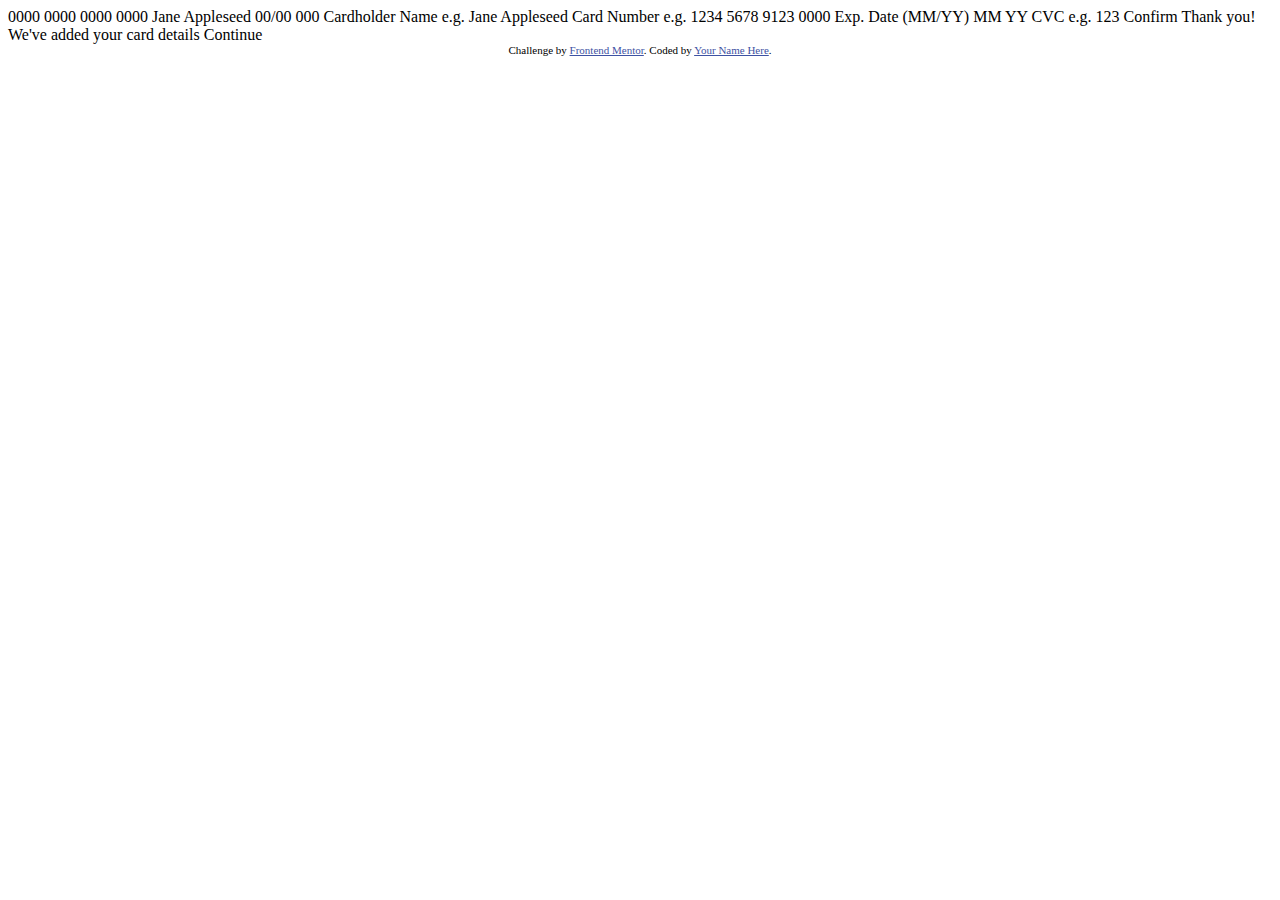
<file: cartao/interactive-card-details-form-main/index.html>
<!DOCTYPE html>
<html lang="en">
<head>
  <meta charset="UTF-8">
  <meta name="viewport" content="width=device-width, initial-scale=1.0"> <!-- displays site properly based on user's device -->

  <link rel="icon" type="image/png" sizes="32x32" href="./images/favicon-32x32.png">
  
  <title>Frontend Mentor | Interactive card details form</title>

  <!-- Feel free to remove these styles or customise in your own stylesheet 👍 -->
  <style>
    .attribution { font-size: 11px; text-align: center; }
    .attribution a { color: hsl(228, 45%, 44%); }
  </style>
</head>
<body>

  0000 0000 0000 0000
  Jane Appleseed
  00/00

  000

  Cardholder Name
  e.g. Jane Appleseed

  Card Number
  e.g. 1234 5678 9123 0000

  Exp. Date (MM/YY)
  MM
  YY

  CVC
  e.g. 123

  Confirm

  <!-- Completed state start -->

  Thank you!
  We've added your card details
  Continue
  
  <div class="attribution">
    Challenge by <a href="https://www.frontendmentor.io?ref=challenge" target="_blank">Frontend Mentor</a>. 
    Coded by <a href="#">Your Name Here</a>.
  </div>
</body>
</html>
</file>
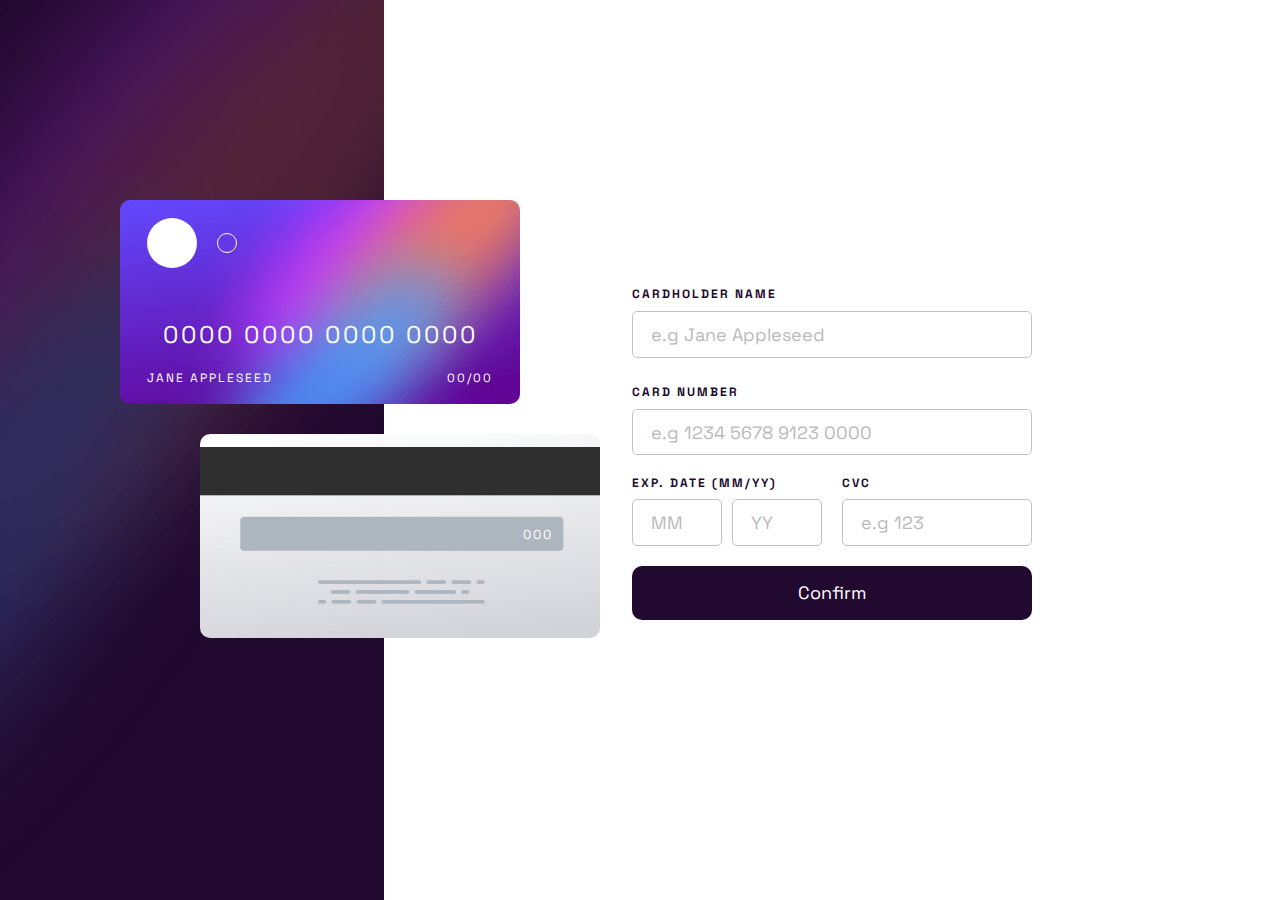
<file: cartao/Minha Solução/index.html>
<!DOCTYPE html>
<html lang="en">

<head>
    <meta charset="UTF-8">
    <meta name="viewport" content="width=device-width, initial-scale=1.0">
    <title>Document</title>
    <link rel="stylesheet" href="css/styles.css">
    <link rel="preconnect" href="https://fonts.googleapis.com">
    <link rel="preconnect" href="https://fonts.gstatic.com" crossorigin>
    <link href="https://fonts.googleapis.com/css2?family=Space+Grotesk:wght@500&display=swap" rel="stylesheet">
    <script src="js/main.js" defer></script>
</head>

<body>
    <div class="container">
        <div class="left-side">
            <div class="front-card">
                <div class="circles">
                    <div class="circle-1"></div>
                    <div class="circle-2"></div>
                </div>
                <p id="dinamic-card-number">0000 0000 0000 0000</p>
                <div class="dinamic-card-infos">
                    <p id="dinamic-name">JANE APPLESEED</p>
                    <p id="dinamic-date">00/00</p>
                </div>
            </div>
            <div class="back-card">
                <p id="dinamic-cvc">000</p>
            </div>
        </div>
        <div class="right-side">
            <div class="form-container">
                <form id="form">
                    <div class="form-infos">
                        <label for="card-name">CARDHOLDER NAME</label>
                        <input type="text" name="card-name" id="card-name" placeholder="e.g Jane Appleseed"
                            maxlength="25" oninput="frontCardNameDisplay(this)">
                    </div>
                    <div class="form-infos">
                        <label for="card-number">CARD NUMBER</label>
                        <input type="text" name="card-number" id="card-number" oninput="cardNumberValidate(this)"
                            maxlength="19" placeholder="e.g 1234 5678 9123 0000">
                        <span class="span-required">Wrong format, numbers only</span>
                    </div>
                    <div class="date-cvc-container">
                        <div class="exp-date-info">
                            <label for="exp-date">EXP. DATE (MM/YY)</label>
                            <div class="date">
                                <input type="number" name="month" id="month" placeholder="MM" maxlength="2"
                                    oninput="expDateValidate(this)">
                                <input type="number" name="year" id="year" placeholder="YY" maxlength="4"
                                    oninput="expDateValidate(this)">
                            </div>
                            <span class="span-required">Can't be blank</span>
                        </div>
                        <div class="cvc-info">
                            <label for="cvc">CVC</label>
                            <input type="number" name="cvc" id="cvc" placeholder="e.g 123" maxlength="3"
                                oninput="cvcValidate(this)">
                            <span class="span-required">Can't be blank</span>
                        </div>
                    </div>
                    <button id="confirm-btn" type="submit">Confirm</button>

                </form>
            </div>
            <div class="thanks hide">
                <div class="thanks-img"></div>
                <h1>THANK YOU!</h1>
                <p>We've added your card details</p>
                <button id="continue-btn">Continue</button>
            </div>
        </div>
    </div>
</body>

</html>
</file>
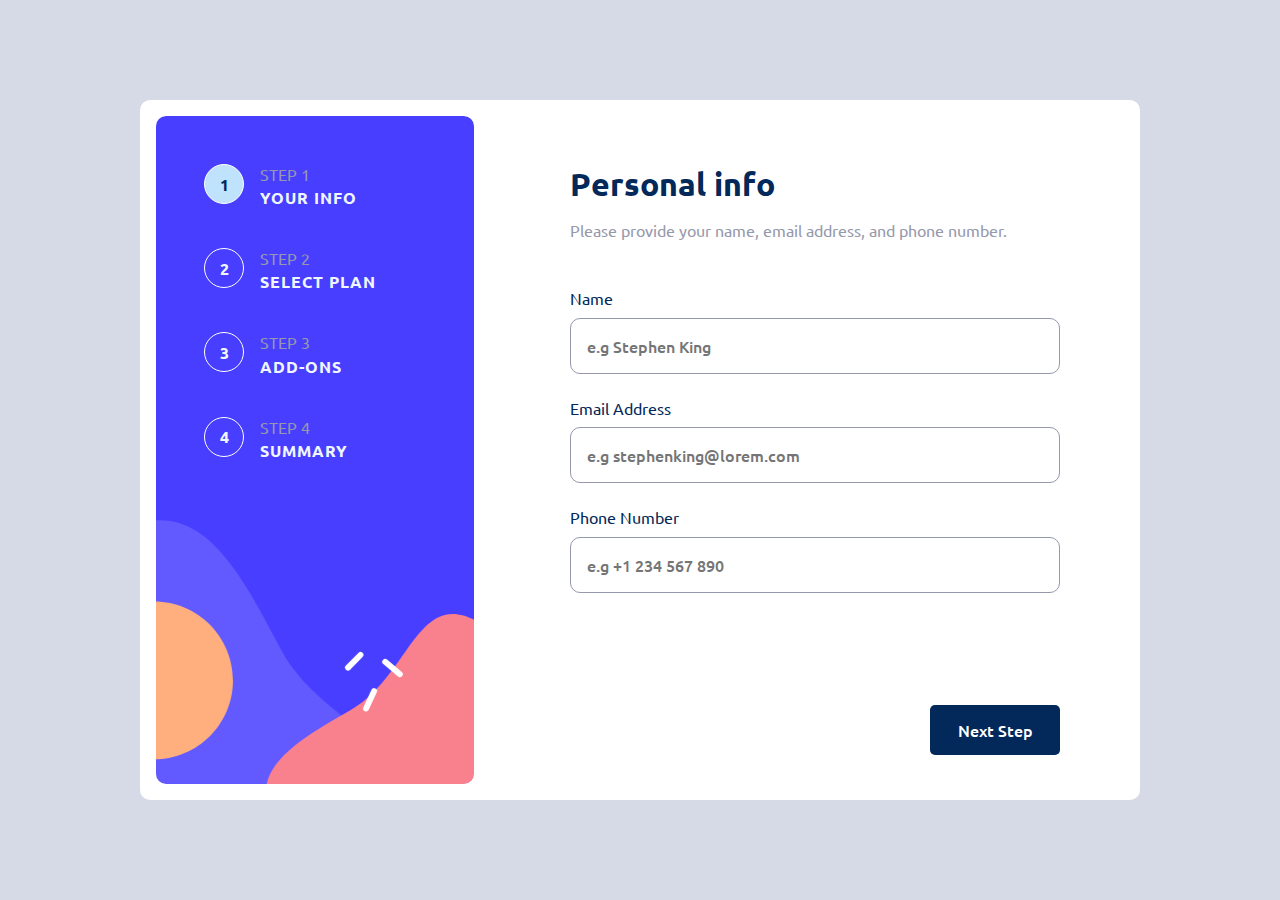
<file: form-avançado/Minha Solução/index.html>
<!DOCTYPE html>
<html lang="en">

<head>
    <meta charset="UTF-8">
    <meta name="viewport" content="width=device-width, initial-scale=1.0">
    <title>Document</title>
    <link rel="stylesheet" href="css/styles.css">
    <link rel="preconnect" href="https://fonts.googleapis.com">
    <link rel="preconnect" href="https://fonts.gstatic.com" crossorigin>
    <link href="https://fonts.googleapis.com/css2?family=Ubuntu:wght@400;500;700&display=swap" rel="stylesheet">
    <script src="js/main.js" defer></script>
</head>

<body>
    <div class="container">
        <div class="left-side">
            <div class="steps-container">
                <div class="steps">
                    <div class="step-number current-step">1</div>
                    <div class="step-infos">
                        <p>STEP 1</p>
                        <h4>YOUR INFO</h4>
                    </div>
                </div>
                <div class="steps">
                    <div class="step-number">2</div>
                    <div class="step-infos">
                        <p>STEP 2</p>
                        <h4>SELECT PLAN</h4>
                    </div>
                </div>
                <div class="steps">
                    <div class="step-number">3</div>
                    <div class="step-infos">
                        <p>STEP 3</p>
                        <h4>ADD-ONS</h4>
                    </div>
                </div>
                <div class="steps">
                    <div class="step-number">4</div>
                    <div class="step-infos">
                        <p>STEP 4</p>
                        <h4>SUMMARY</h4>
                    </div>
                </div>
            </div>
        </div>
        <div class="right-side">
            <div class="your-info-container containers">
                <h1>Personal info</h1>
                <p>Please provide your name, email address, and phone number.</p>
                <form>
                    <div class="input-container">
                        <label for="">Name
                            <span class="span-error hide">This field is required</span></label>
                        <input class="personal-input" type="text" placeholder="e.g Stephen King" maxlength="30">
                    </div>

                    <div class="input-container">
                        <label for="">Email Address <span class="span-error hide">This field is required</span></label>
                        <input class="personal-input" type="text" placeholder="e.g stephenking@lorem.com"
                            maxlength="30">
                    </div>

                    <div class="input-container">
                        <label for="">Phone Number <span class="span-error hide">This field is required</span></label>
                        <input class="personal-input" type="text" placeholder="e.g +1 234 567 890" maxlength="15">
                    </div>

                </form>
                <div class="button-container">
                    <button class="next-step">Next Step</button>
                </div>
            </div>
            <div class="select-plan-container hide containers">
                <h1>Select your plan</h1>
                <p>You have the option of monthly or yearly biling.</p>
                <div class="options-container">
                    <div class="option">
                        <div id="arcade-img"></div>
                        <h3>Arcade</h3>
                        <p class="option-price">$9/mo</p>
                    </div>
                    <div class="option">
                        <div id="advanced-img"></div>
                        <h3>Advanced</h3>
                        <p class="option-price">$12/mo</p>
                    </div>
                    <div class="option">
                        <div id="pro-img"></div>
                        <h3>Pro</h3>
                        <p class="option-price">$15/mo</p>
                    </div>
                </div>
                <div class="switcher-container">
                    <p class="month date-selected">Monthly</p>
                    <label class="switch">
                        <input class="switcher" type="checkbox">
                        <span class="slider round"></span>
                    </label>
                    <p class="year">Yearly</p>
                </div>
                <div class="button-container2">
                    <button class="go-back-btn">Go Back</button>
                    <button class="next-step">Next Step</button>
                </div>
            </div>
            <div class="add-ons-container hide containers">
                <h1>Pick add-ons</h1>
                <p>Add-ons help enhance your gaming experience</p>
                <div class="options-add-ons-container">
                    <div class="option2">
                        <input class="addon-checkbox" type="checkbox">
                        <div class="add-ons-infos">
                            <h3>Online service</h3>
                            <p>Access to multiplayer games</p>
                        </div>
                        <p class="addon-price">+$1/mo</p>
                    </div>
                    <div class="option2">
                        <input class="addon-checkbox" type="checkbox">
                        <div class="add-ons-infos">
                            <h3>Larger storage</h3>
                            <p>Extra 1TB of cloud save</p>
                        </div>
                        <p class="addon-price">+$2/mo</p>
                    </div>
                    <div class="option2">
                        <input class="addon-checkbox" type="checkbox">
                        <div class="add-ons-infos">
                            <h3>Customizable Profile</h3>
                            <p>Custom theme on your profile</p>
                        </div>
                        <p class="addon-price">+$2/mo</p>
                    </div>
                </div>
                <div class="button-container2">
                    <button class="go-back-btn">Go Back</button>
                    <button class="next-step">Next Step</button>
                </div>
            </div>
            <div class="summary-container hide containers">
                <h1>Finishing up</h1>
                <p>Double-check everything looks OK before confirming.</p>
                <div class="summary">
                    <div class="chosen-plan-container">
                        <div class="chosen-main-infos">
                            <h3 id="chosen-plan">Arcade(monthly)</h3>
                            <h3 id="chosen-plan-price">20</h3>
                        </div>
                        <hr>
                        <div class="chosen-infos hide">
                            <p></p>
                            <h4></h4>
                        </div>
                    </div>
                    <div class="total-price-container">
                        <p id="total-price-text">Total</p>
                        <h2 id="total-price">10</h2>
                    </div>
                </div>
                <div class="button-container2">
                    <button class="go-back-btn">Go Back</button>
                    <button class="confirm-btn">Confirm</button>
                </div>
            </div>
            <div class="final-container containers hide">
                <div class="img-thanks"></div>
                <h1>Thank you!</h1>
                <p>Thanks for confirming your subscription! We hope you have fun using our plataform. If you ever need
                    support, please feel free to email us at support@loremgaming.com.</p>
            </div>
        </div>
    </div>
</body>

</html>
</file>
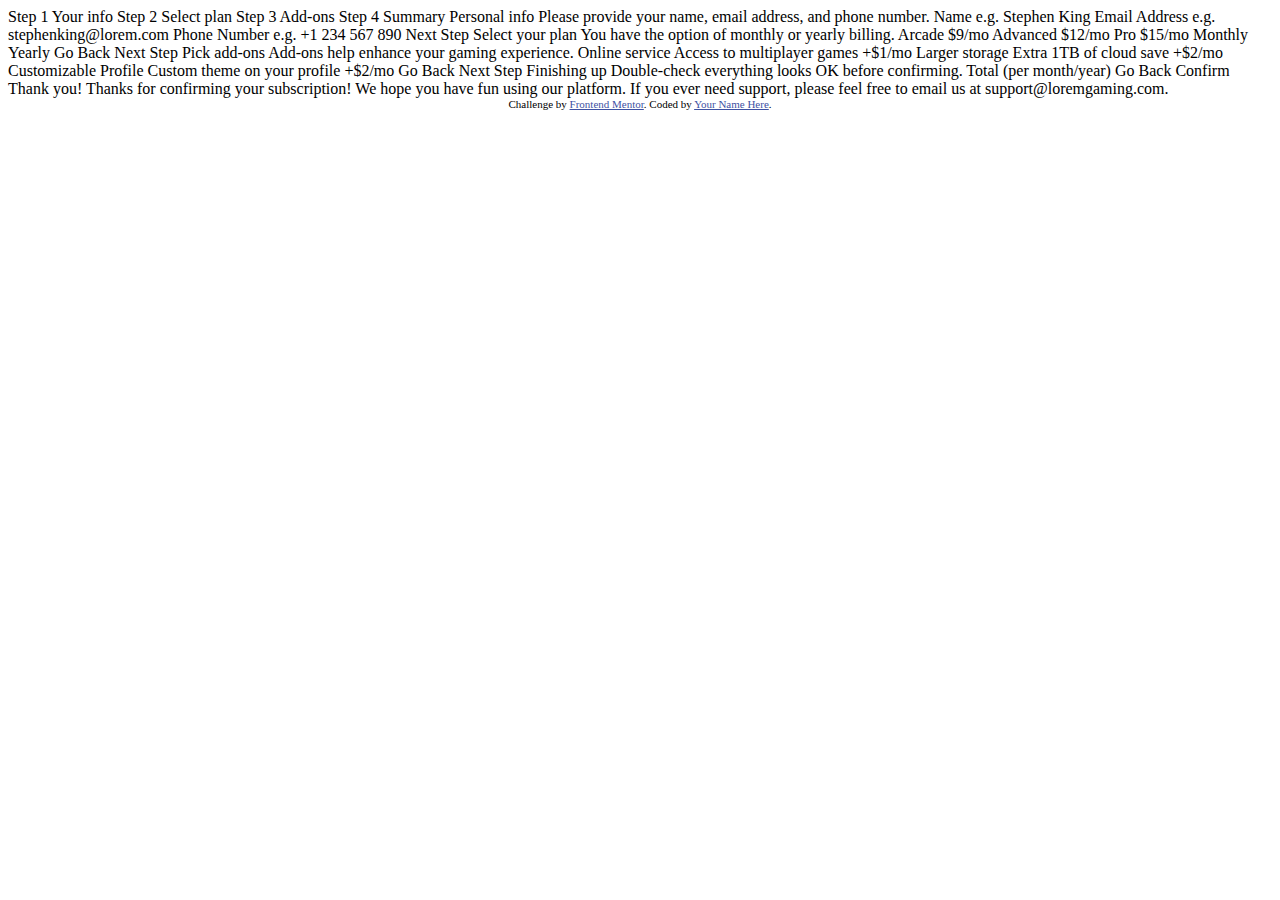
<file: form-avançado/multi-step-form-main/index.html>
<!DOCTYPE html>
<html lang="en">
<head>
  <meta charset="UTF-8">
  <meta name="viewport" content="width=device-width, initial-scale=1.0"> <!-- displays site properly based on user's device -->

  <link rel="icon" type="image/png" sizes="32x32" href="./assets/images/favicon-32x32.png">
  
  <title>Frontend Mentor | Multi-step form</title>

  <!-- Feel free to remove these styles or customise in your own stylesheet 👍 -->
  <style>
    .attribution { font-size: 11px; text-align: center; }
    .attribution a { color: hsl(228, 45%, 44%); }
  </style>
</head>
<body>

  <!-- Sidebar start -->

  Step 1
  Your info

  Step 2
  Select plan

  Step 3
  Add-ons

  Step 4
  Summary

  <!-- Sidebar end -->

  <!-- Step 1 start -->

  Personal info
  Please provide your name, email address, and phone number.

  Name
  e.g. Stephen King

  Email Address
  e.g. stephenking@lorem.com

  Phone Number
  e.g. +1 234 567 890

  Next Step

  <!-- Step 1 end -->

  <!-- Step 2 start -->

  Select your plan
  You have the option of monthly or yearly billing.

  Arcade
  $9/mo

  Advanced
  $12/mo

  Pro
  $15/mo

  Monthly
  Yearly

  Go Back
  Next Step

  <!-- Step 2 end -->

  <!-- Step 3 start -->

  Pick add-ons
  Add-ons help enhance your gaming experience.

  Online service
  Access to multiplayer games
  +$1/mo

  Larger storage
  Extra 1TB of cloud save
  +$2/mo

  Customizable Profile
  Custom theme on your profile
  +$2/mo

  Go Back
  Next Step

  <!-- Step 3 end -->

  <!-- Step 4 start -->

  Finishing up
  Double-check everything looks OK before confirming.

  <!-- Dynamically add subscription and add-on selections here -->

  Total (per month/year)

  Go Back
  Confirm

  <!-- Step 4 end -->

  <!-- Step 5 start -->

  Thank you!

  Thanks for confirming your subscription! We hope you have fun 
  using our platform. If you ever need support, please feel free 
  to email us at support@loremgaming.com.

  <!-- Step 5 end -->
  
  <div class="attribution">
    Challenge by <a href="https://www.frontendmentor.io?ref=challenge" target="_blank">Frontend Mentor</a>. 
    Coded by <a href="#">Your Name Here</a>.
  </div>
</body>
</html>
</file>
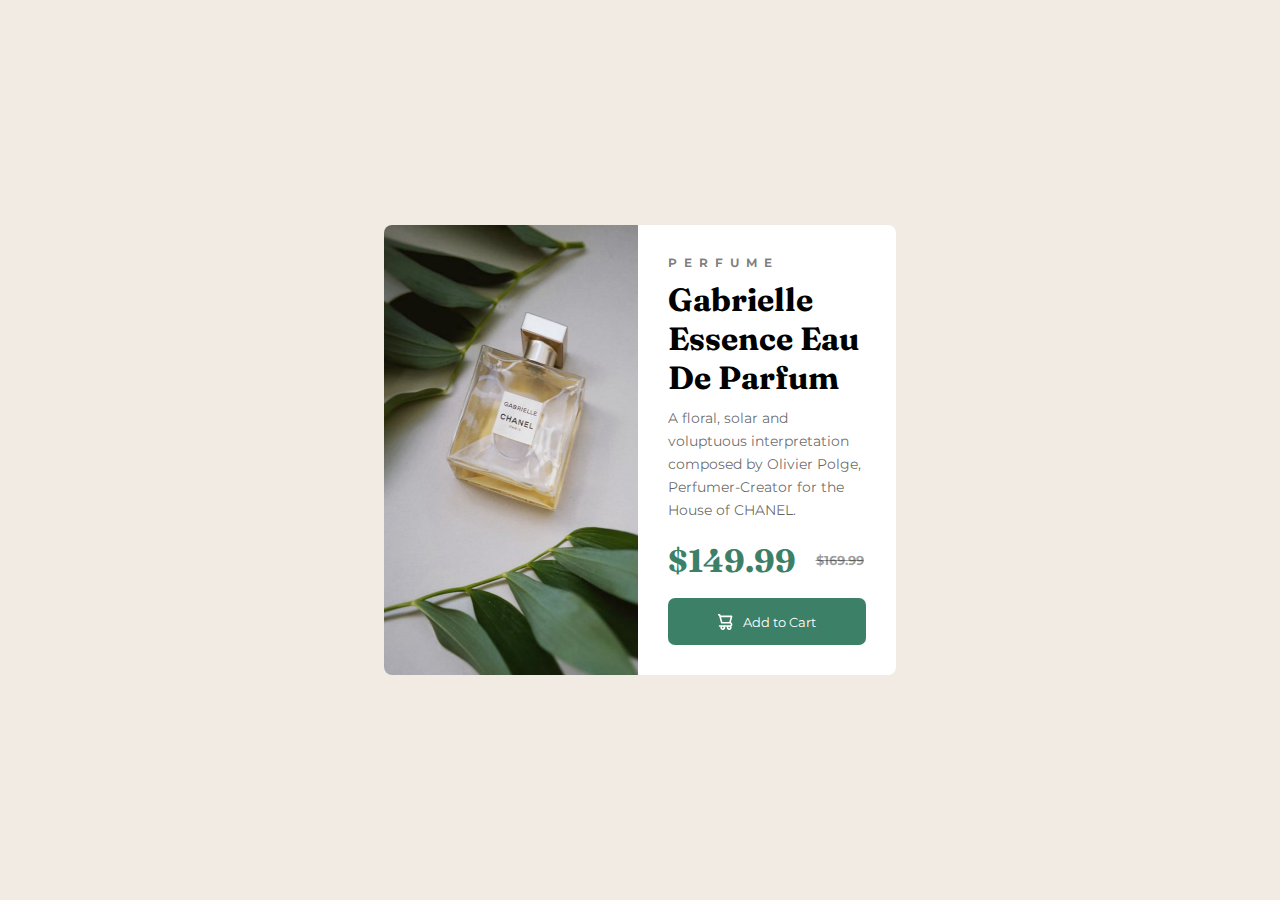
<file: Product preview card component/Minha Solução/index.html>
<!DOCTYPE html>
<html lang="en">
<head>
  <meta charset="UTF-8">
  <meta name="viewport" content="width=device-width, initial-scale=1.0"> <!-- displays site properly based on user's device -->

  <link rel="icon" type="image/png" sizes="32x32" href="./images/favicon-32x32.png">
  <link rel="stylesheet" href="css/style.css">
  <title>Frontend Mentor | Product preview card component</title>
  <link rel="shortcut icon" href="imgs/favicon-32x32.png" type="image/x-icon" />
</head>

<body>
<div class="container">
    <div class="card">
        <div class="left-card">
            <img src="imgs/image-product-desktop.jpg" alt="perfume">
        </div>
        <div class="right-card">
            <div class="text">
                <h3>PERFUME</h3>
                <h1>Gabrielle Essence Eau De Parfum</h1>
                <p>A floral, solar and voluptuous interpretation composed by Olivier Polge, 
                    Perfumer-Creator for the House of CHANEL.</p>
            </div>
            <div class="price">
                <h1>$149.99</h1>
                <h5>$169.99</h5>
            </div>
            <button class="btn">
                <img src="imgs/icon-cart.svg" alt="Cart">
                Add to Cart
            </button>
        </div>
    </div>
</div>

</body>
</html>
</file>
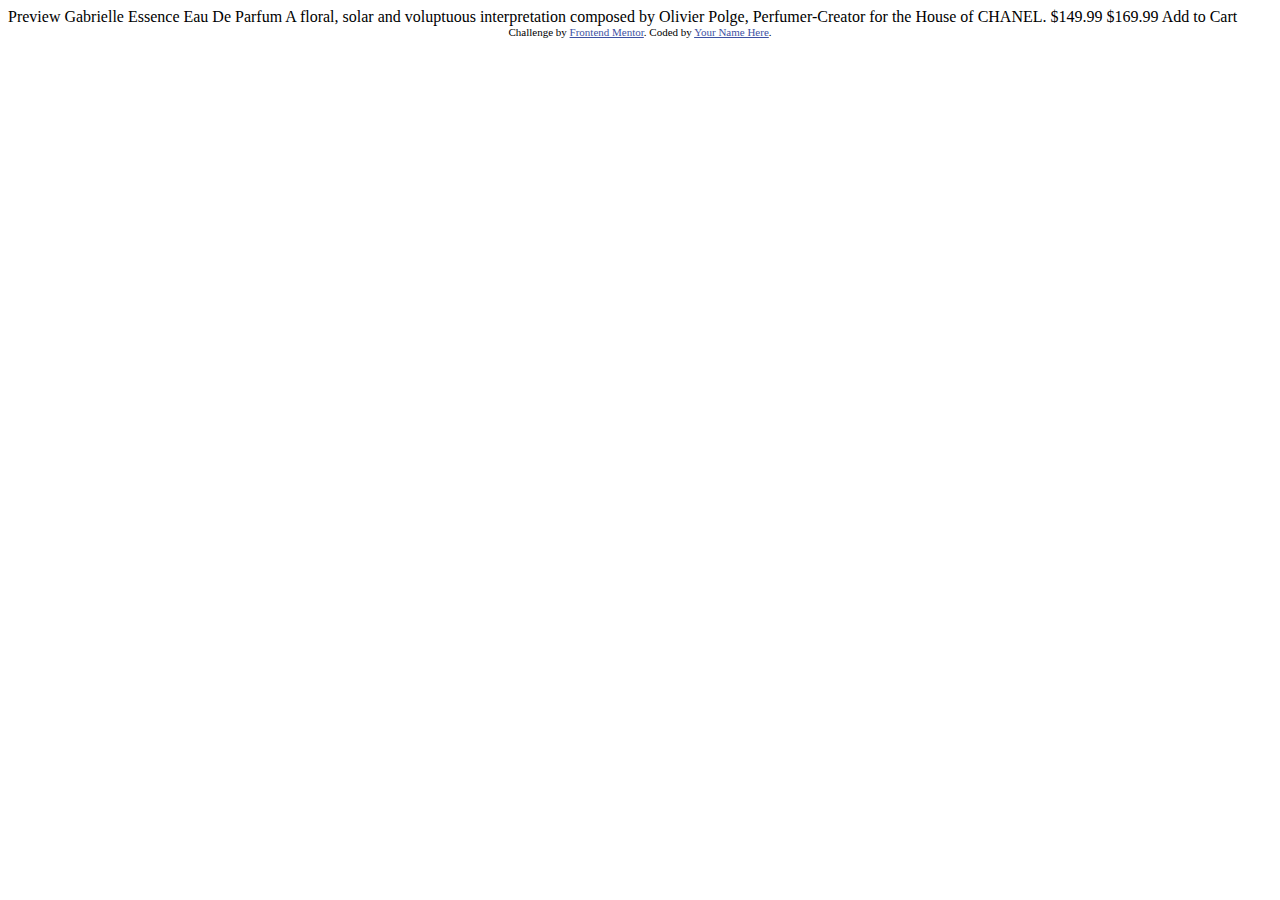
<file: Product preview card component/product-preview-card-component-main/index.html>
<!DOCTYPE html>
<html lang="en">
<head>
  <meta charset="UTF-8">
  <meta name="viewport" content="width=device-width, initial-scale=1.0"> <!-- displays site properly based on user's device -->

  <link rel="icon" type="image/png" sizes="32x32" href="./images/favicon-32x32.png">
  
  <title>Frontend Mentor | Product preview card component</title>

  <!-- Feel free to remove these styles or customise in your own stylesheet 👍 -->
  <style>
    .attribution { font-size: 11px; text-align: center; }
    .attribution a { color: hsl(228, 45%, 44%); }
  </style>
</head>
<body>

  Preview

  Gabrielle Essence Eau De Parfum

  A floral, solar and voluptuous interpretation composed by Olivier Polge, 
  Perfumer-Creator for the House of CHANEL.

  $149.99
  $169.99

  Add to Cart
  
  <div class="attribution">
    Challenge by <a href="https://www.frontendmentor.io?ref=challenge" target="_blank">Frontend Mentor</a>. 
    Coded by <a href="#">Your Name Here</a>.
  </div>
</body>
</html>
</file>
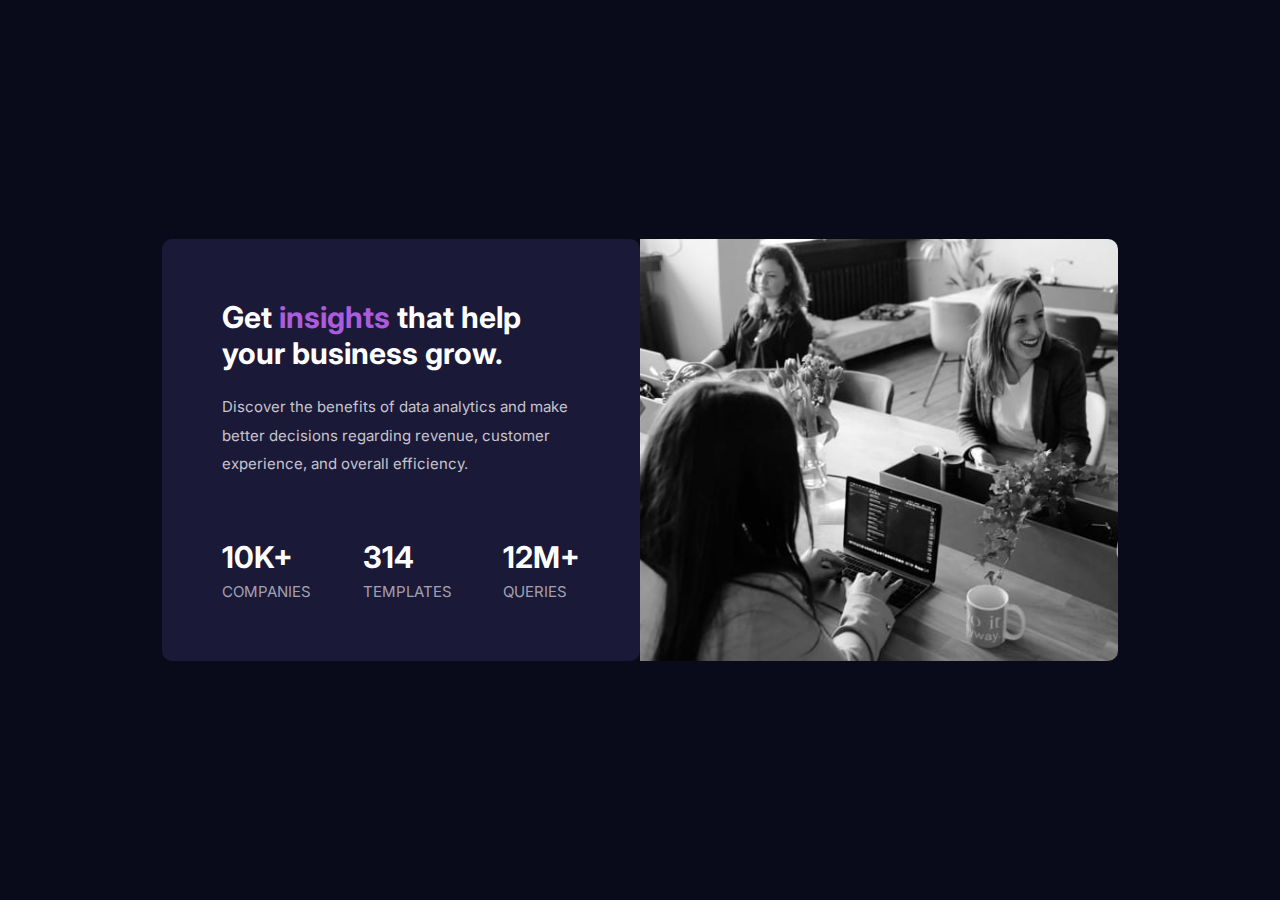
<file: stats preview card component main/Minha Solução/index.html>
<!DOCTYPE html>
<html lang="en">
<head>
    <meta charset="UTF-8">
    <meta name="viewport" content="width=device-width, initial-scale=1.0">
    <title>Document</title>
    <link rel="stylesheet" href="css/style.css">
</head>
<body>
    <div class="container">
        <div class="card">
            <section class="left-card">
                <h1>Get <span style="color: hsl(277, 64%, 61%);">insights</span> that help your business grow.</h1>
                <p>Discover the benefits of data analytics and make better decisions regarding revenue, customer 
                experience, and overall efficiency.</p>
                <div class="informations">
                    <div class="information-company">
                        <h1>10K+</h1>
                        <p>COMPANIES</p>
                    </div>
                    <div class="information-templates">
                        <h1>314</h1>
                        <p>TEMPLATES</p>
                    </div>
                    <div class="information-queries">
                        <h1>12M+</h1>
                        <p>QUERIES</p>
                    </div>
                </div>
            </section>
            <section class="right-card">
                <img src="imgs/image-header-desktop.jpg" alt="People">
            </section>
        </div>
    </div>
</body>
</html>
</file>
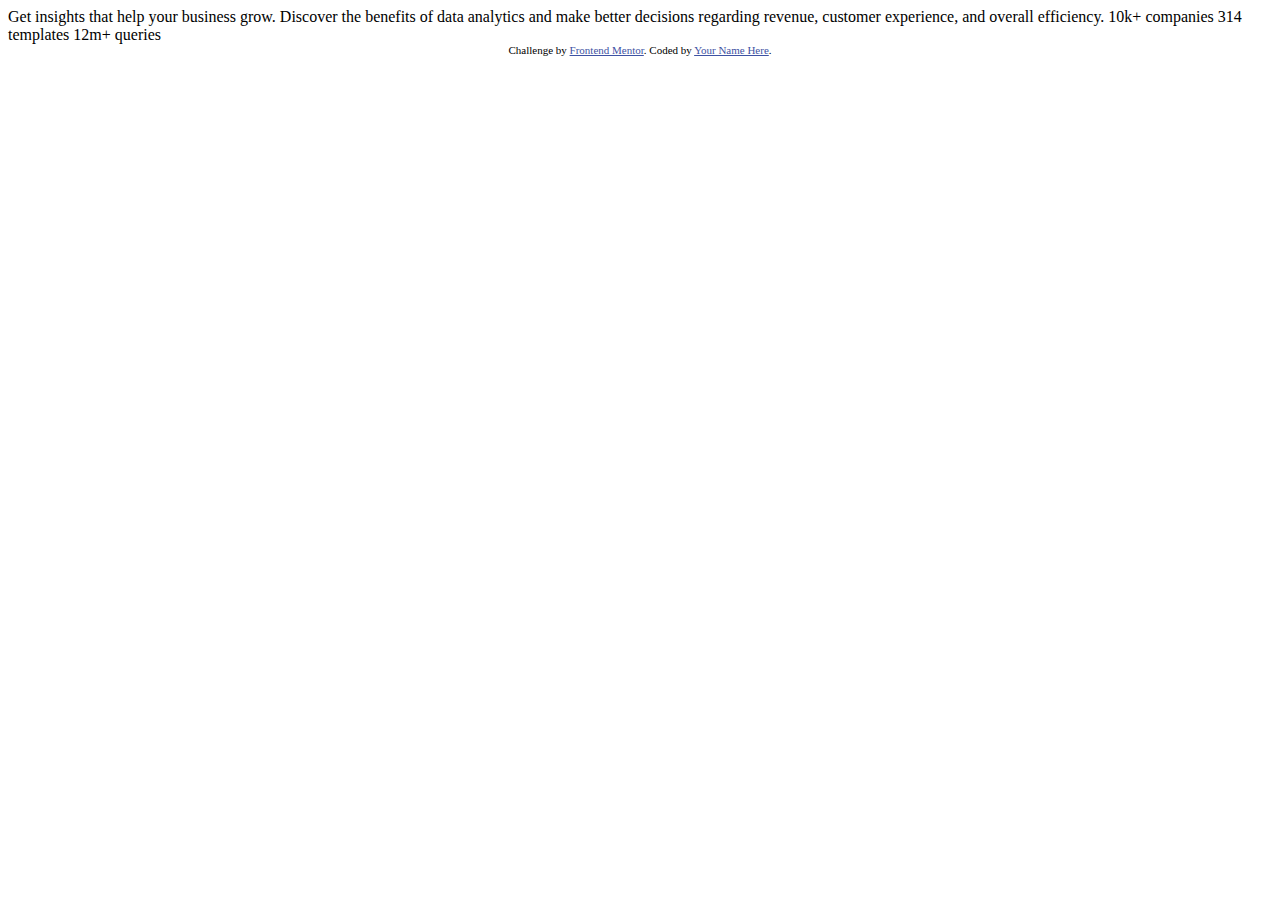
<file: stats preview card component main/stats-preview-card-component-main/index.html>
<!DOCTYPE html>
<html lang="en">
<head>
  <meta charset="UTF-8">
  <meta name="viewport" content="width=device-width, initial-scale=1.0"> <!-- displays site properly based on user's device -->

  <link rel="icon" type="image/png" sizes="32x32" href="./images/favicon-32x32.png">
  
  <title>Frontend Mentor | Stats preview card component</title>

  <!-- Feel free to remove these styles or customise in your own stylesheet 👍 -->
  <style>
    .attribution { font-size: 11px; text-align: center; }
    .attribution a { color: hsl(228, 45%, 44%); }
  </style>
</head>
<body>

  Get insights that help your business grow.

  Discover the benefits of data analytics and make better decisions regarding revenue, customer 
  experience, and overall efficiency.

  10k+ companies
  314 templates
  12m+ queries

  <div class="attribution">
    Challenge by <a href="https://www.frontendmentor.io?ref=challenge" target="_blank">Frontend Mentor</a>. 
    Coded by <a href="#">Your Name Here</a>.
  </div>
</body>
</html>
</file>
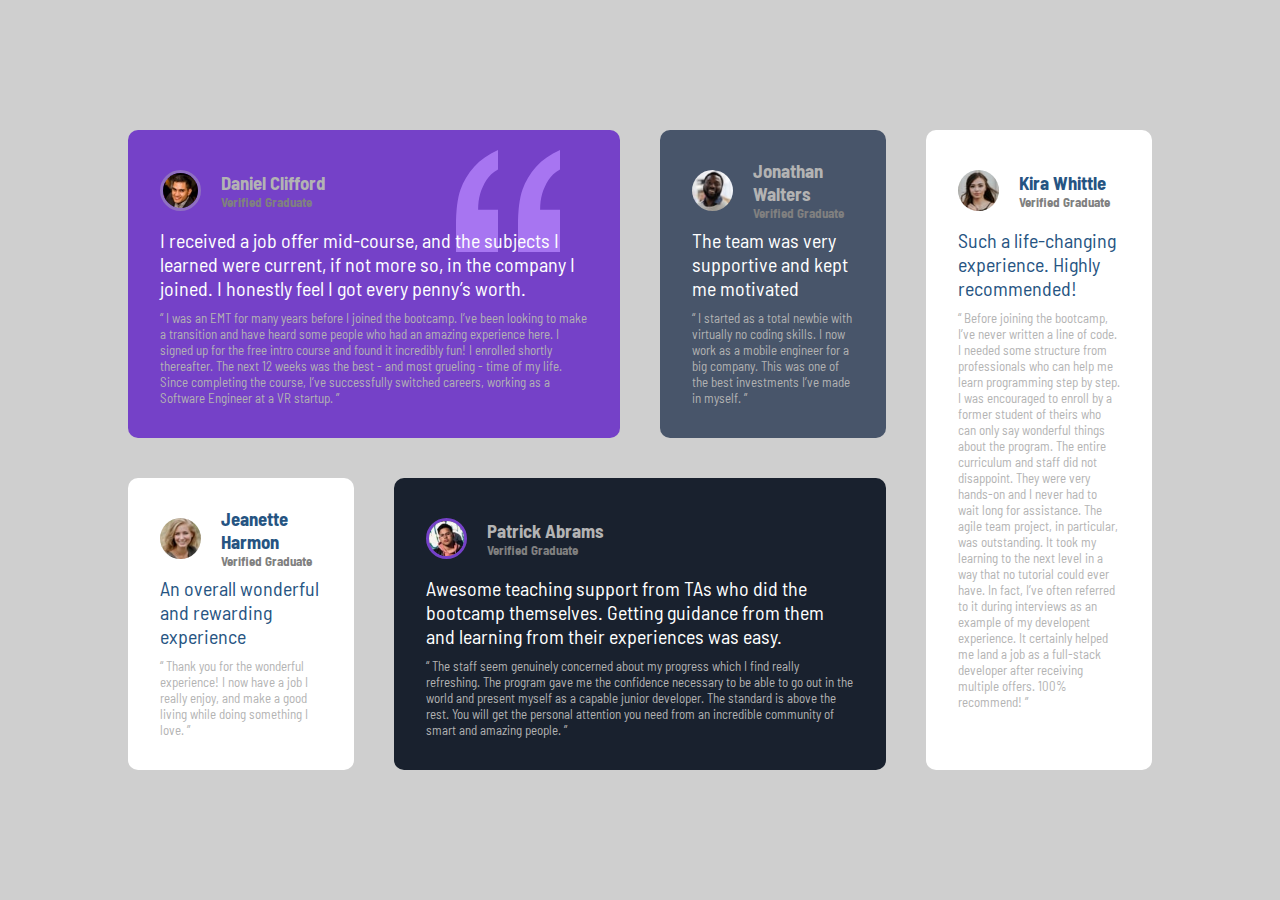
<file: testimonials grid section main/Minha Solução/index.html>
<!DOCTYPE html>
<html lang="en">
<head>
    <meta charset="UTF-8">
    <meta name="viewport" content="width=device-width, initial-scale=1.0">
    <title>Document</title>
    <link rel="stylesheet" href="css/style.css">
</head>
<body>
    <main class="container">
        <section class="card">
            <div id="card1">
                <img class="quote"src="imgs/bg-pattern-quotation.svg" alt="">
                <div class="user-information">
                    <img src="imgs/image-daniel.jpg" alt="">
                    <div class="text-information">
                        <h3>Daniel Clifford</h3>
                        <h5>Verified Graduate</h5>
                    </div>
                </div>
                <div class="body-message">
                    <p class="title">
                        I received a job offer mid-course, and the subjects I learned were current, if not more so, 
                        in the company I joined. I honestly feel I got every penny’s worth.
                    </p>
                    <p class="text">
                        “ I was an EMT for many years before I joined the bootcamp. I’ve been looking to make a 
                        transition and have heard some people who had an amazing experience here. I signed up 
                        for the free intro course and found it incredibly fun! I enrolled shortly thereafter. 
                        The next 12 weeks was the best - and most grueling - time of my life. Since completing 
                        the course, I’ve successfully switched careers, working as a Software Engineer at a VR startup. ”
                    </p>
                </div>
            </div>
            <div id="card2">
                <div class="user-information">
                    <img src="imgs/image-jonathan.jpg" alt="">
                    <div class="text-information">
                        <h3>Jonathan Walters</h3>
                        <h5>Verified Graduate</h5>
                    </div>
                </div>
                <div class="body-message">
                    <p class="title">
                        The team was very supportive and kept me motivated
                    </p>
                    <p class="text">
                        “ I started as a total newbie with virtually no coding skills. I now work as a mobile engineer 
                        for a big company. This was one of the best investments I’ve made in myself. ”
                    </p>
                </div>
            </div>
            <div id="card3">
                <div class="user-information">
                    <img src="imgs/image-jeanette.jpg" alt="">
                    <div class="text-information">
                        <h3>Jeanette Harmon</h3>
                        <h5>Verified Graduate</h5>
                    </div>
                </div>
                <div class="body-message">
                    <p class="title">
                        An overall wonderful and rewarding experience
                    </p>
                    <p class="text">
                        “ Thank you for the wonderful experience! I now have a job I really enjoy, and make a good living 
                        while doing something I love. ”
                    </p>
                </div>
            </div>
            <div id="card4">
                <div class="user-information">
                    <img src="imgs/image-patrick.jpg" alt="">
                    <div class="text-information">
                        <h3>Patrick Abrams</h3>
                        <h5>Verified Graduate</h5>
                    </div>
                </div>
                <div class="body-message">
                    <p class="title">
                        Awesome teaching support from TAs who did the bootcamp themselves. Getting guidance from them and 
                        learning from their experiences was easy.
                    </p>
                    <p class="text">
                        “ The staff seem genuinely concerned about my progress which I find really refreshing. The program 
                        gave me the confidence necessary to be able to go out in the world and present myself as a capable 
                        junior developer. The standard is above the rest. You will get the personal attention you need from 
                        an incredible community of smart and amazing people. ”
                    </p>
                </div>
            </div>
            <div id="card5">
                <div class="user-information">
                    <img src="imgs/image-kira.jpg" alt="">
                    <div class="text-information">
                        <h3>Kira Whittle</h3>
                        <h5>Verified Graduate</h5>
                    </div>
                </div>
                <div class="body-message">
                    <p class="title">
                        Such a life-changing experience. Highly recommended!
                    </p>
                    <p class="text">
                        “ Before joining the bootcamp, I’ve never written a line of code. I needed some structure from 
                        professionals who can help me learn programming step by step. I was encouraged to enroll by a former 
                        student of theirs who can only say wonderful things about the program. The entire curriculum and staff 
                        did not disappoint. They were very hands-on and I never had to wait long for assistance. The agile team 
                        project, in particular, was outstanding. It took my learning to the next level in a way that no tutorial 
                        could ever have. In fact, I’ve often referred to it during interviews as an example of my developent 
                        experience. It certainly helped me land a job as a full-stack developer after receiving multiple offers. 
                        100% recommend! ”
                    </p>
                </div>
            </div>
        </section>
    </main>
</body>
</html>
</file>
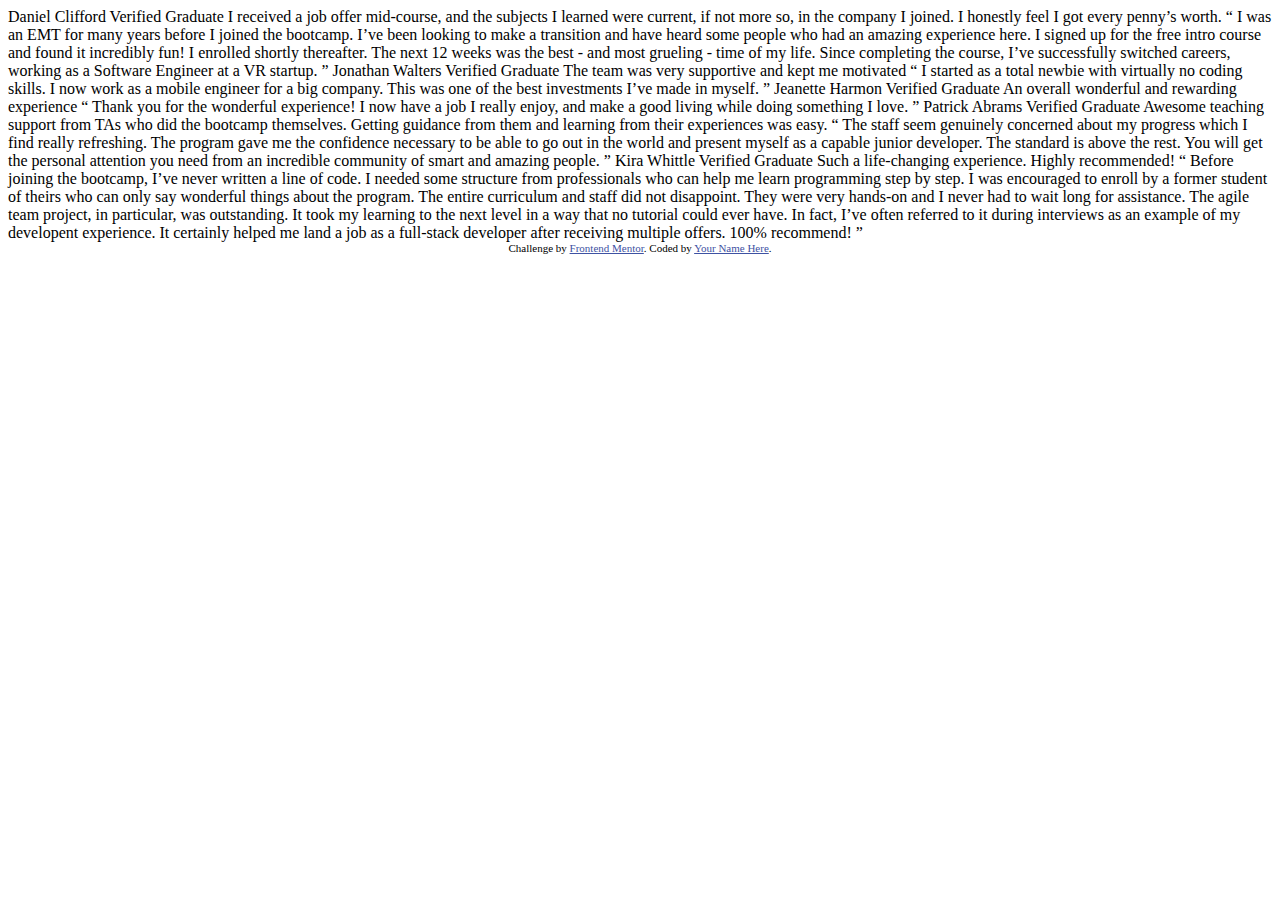
<file: testimonials grid section main/testimonials-grid-section-main/index.html>
<!DOCTYPE html>
<html lang="en">
<head>
  <meta charset="UTF-8">
  <meta name="viewport" content="width=device-width, initial-scale=1.0"> <!-- displays site properly based on user's device -->

  <link rel="icon" type="image/png" sizes="32x32" href="./images/favicon-32x32.png">
  
  <title>Frontend Mentor | [Challenge Name Here]</title>

  <!-- Feel free to remove these styles or customise in your own stylesheet 👍 -->
  <style>
    .attribution { font-size: 11px; text-align: center; }
    .attribution a { color: hsl(228, 45%, 44%); }
  </style>
</head>
<body>
  Daniel Clifford
  Verified Graduate

  I received a job offer mid-course, and the subjects I learned were current, if not more so, 
  in the company I joined. I honestly feel I got every penny’s worth.

  “ I was an EMT for many years before I joined the bootcamp. I’ve been looking to make a 
  transition and have heard some people who had an amazing experience here. I signed up 
  for the free intro course and found it incredibly fun! I enrolled shortly thereafter. 
  The next 12 weeks was the best - and most grueling - time of my life. Since completing 
  the course, I’ve successfully switched careers, working as a Software Engineer at a VR startup. ”

  Jonathan Walters
  Verified Graduate

  The team was very supportive and kept me motivated

  “ I started as a total newbie with virtually no coding skills. I now work as a mobile engineer 
  for a big company. This was one of the best investments I’ve made in myself. ”

  Jeanette Harmon
  Verified Graduate

  An overall wonderful and rewarding experience

  “ Thank you for the wonderful experience! I now have a job I really enjoy, and make a good living 
  while doing something I love. ”

  Patrick Abrams
  Verified Graduate

  Awesome teaching support from TAs who did the bootcamp themselves. Getting guidance from them and 
  learning from their experiences was easy.

  “ The staff seem genuinely concerned about my progress which I find really refreshing. The program 
  gave me the confidence necessary to be able to go out in the world and present myself as a capable 
  junior developer. The standard is above the rest. You will get the personal attention you need from 
  an incredible community of smart and amazing people. ”

  Kira Whittle
  Verified Graduate

  Such a life-changing experience. Highly recommended!

  “ Before joining the bootcamp, I’ve never written a line of code. I needed some structure from 
  professionals who can help me learn programming step by step. I was encouraged to enroll by a former 
  student of theirs who can only say wonderful things about the program. The entire curriculum and staff 
  did not disappoint. They were very hands-on and I never had to wait long for assistance. The agile team 
  project, in particular, was outstanding. It took my learning to the next level in a way that no tutorial 
  could ever have. In fact, I’ve often referred to it during interviews as an example of my developent 
  experience. It certainly helped me land a job as a full-stack developer after receiving multiple offers. 
  100% recommend! ”
  
  <div class="attribution">
    Challenge by <a href="https://www.frontendmentor.io?ref=challenge" target="_blank">Frontend Mentor</a>. 
    Coded by <a href="#">Your Name Here</a>.
  </div>
</body>
</html>
</file>
<file: cartao/Minha Solução/css/styles.css>
* {
  margin: 0;
  padding: 0;
  box-sizing: border-box;
  font-family: "Space Grotesk", sans-serif;
  font-size: 18px;
}

.hide {
  display: none !important;
}

html {
  height: 100vh;
  width: 100vw;
}

.error {
}

:root {
  --lineargradient-left: hsl(249, 99%, 64%) to hsl(278, 94%, 30%);
  --Red: hsl(0, 100%, 66%);
  --White: hsl(0, 0%, 100%);
  --Lightgrayishviolet: hsl(270, 3%, 87%);
  --Darkgrayishviolet: hsl(279, 6%, 55%);
  --Verydarkviolet: hsl(278, 68%, 11%);
}

.span-required {
  display: none;
  color: var(--Red);
  font-size: 14px;
  margin-top: 8px;
}

input {
  width: 100%;
  padding: 0.6rem 1rem;
  border: 1px solid var(--Darkgrayishviolet);
  border-radius: 5px;
  margin-top: 8px;
  opacity: 0.5;
}

label {
  color: var(--Verydarkviolet);
  font-size: 12px;
  letter-spacing: 2px;
  font-weight: bold;
}

button {
  margin-top: 20px;
  width: 100%;
  height: 3rem;
  border: none;
  border-radius: 10px;
  background-color: var(--Verydarkviolet);
  color: var(--White);
}

.container {
  height: 100vh;
  width: 100vw;
  display: flex;
}

.left-side {
  width: 30%;
  height: 100%;
  background-image: url(../imgs/bg-main-desktop.png);
  background-position: center;
  background-size: cover;
  position: relative;
}

.right-side {
  width: 70%;
  height: 100%;
  background-color: var(--White);
  display: flex;
  justify-content: center;
  align-items: center;
}

.form-container {
  height: 600px;
  width: 400px;
  display: flex;
  align-items: center;
  justify-content: center;
}

.form-infos {
  margin-bottom: 20px;
}

.date-cvc-container {
  display: flex;
  align-items: start;
  gap: 20px;
}

.exp-date-info {
  width: 50%;
  display: flex;
  flex-direction: column;
  justify-items: center;
}

.cvc-info {
  display: flex;
  flex-direction: column;
  width: 50%;
  height: 100%;
}

.date {
  display: flex;
  gap: 10px;
  height: 100%;
}

.front-card {
  position: relative;
  display: flex;
  flex-direction: column;
  justify-content: space-between;
  width: 400px;
  height: 204px;
  border-radius: 10px;
  background-image: url(../imgs/bg-card-front.png);
  background-position: center;
  background-size: cover;
  top: 200px;
  left: 120px;
  padding: 1rem 1.5rem;
  color: var(--White);
}

.circles {
  display: flex;
  align-items: center;
  gap: 20px;
}

.circle-1 {
  height: 50px;
  width: 50px;
  background-color: var(--White);
  border-radius: 100%;
}

.circle-2 {
  height: 20px;
  width: 20px;
  border: 1px solid var(--White);
  border-radius: 100%;
}

.dinamic-card-infos {
  display: flex;
  justify-content: space-between;
}
.dinamic-card-infos p {
  font-size: 12px;
  letter-spacing: 2px;
}

#dinamic-card-number {
  display: flex;
  justify-content: center;
  margin-top: 30px;
  letter-spacing: 3px;
  font-size: 24px;
}

.back-card {
  position: relative;
  display: flex;
  justify-content: end;
  align-items: center;
  width: 400px;
  height: 204px;
  border-radius: 10px;
  background-image: url(../imgs/bg-card-back.png);
  background-position: center;
  background-size: cover;
  top: 230px;
  left: 200px;
  padding: 1rem 1.5rem;
  color: var(--White);
}

#dinamic-cvc {
  position: relative;
  margin-right: 20px;
  font-size: 13px;
  letter-spacing: 2px;
  bottom: 2px;
}

.thanks {
  display: flex;
  flex-direction: column;
  align-items: center;
  justify-content: center;
  gap: 20px;
  width: 350px;
}

.thanks-img {
  width: 70px;
  height: 70px;
  background-image: url(../imgs/icon-complete.svg);
  background-size: cover;
  background-position: center;
}

.thanks h1 {
  letter-spacing: 7px;
  font-weight: bold;
}

.thanks p {
  font-size: 14px;
  opacity: 0.5;
  font-weight: bold;
}

.thanks button {
  width: 100%;
}

@media (max-width: 375px) {
  .container {
    flex-direction: column;
    justify-content: center;
    align-items: center;
  }

  .left-side {
    width: 100%;
    height: 40%;
  }

  .right-side {
    width: 100%;
    height: 60%;
    display: flex;
    justify-content: center;
    align-items: center;
  }

  .front-card {
    top: 200px;
    left: 20px;
    width: 286px;
    height: 170px;
    z-index: 1;
  }

  .front-card p {
    font-size: 10px;
  }
  #dinamic-card-number {
    font-size: 15px;
  }

  .back-card {
    width: 286px;
    height: 170px;
    left: 80px;
    top: -80px;
    z-index: 0;
  }

  .form-container {
    width: 330px;
    height: 500px;
  }
  input {
    padding: 10px;
  }
}
</file>
<file: form-avançado/Minha Solução/css/styles.css>
* {
  margin: 0;
  padding: 0;
  box-sizing: border-box;
  font-family: "Ubuntu";
}

:root {
  --Marineblue: hsl(213, 96%, 18%);
  --Purplishblue: hsl(243, 100%, 62%);
  --Pastelblue: hsl(228, 100%, 84%);
  --Lightblue: hsl(206, 94%, 87%);
  --Strawberryred: hsl(354, 84%, 57%);
  --Coolgray: hsl(231, 11%, 63%);
  --Lightgray: hsl(229, 24%, 87%);
  --Magnolia: hsl(217, 100%, 97%);
  --Alabaster: hsl(231, 100%, 99%);
}

.current-step {
  background-color: var(--Lightblue);
  color: var(--Marineblue);
}

/* SWITCHER CONFIG */

/* The switch - the box around the slider */
.switch {
  position: relative;
  display: inline-block;
  width: 60px;
  height: 34px;
}

/* Hide default HTML checkbox */

.switch input {
  opacity: 0;
  width: 0;
  height: 0;
}

/* The slider */
.slider {
  position: absolute;
  cursor: pointer;
  top: 0;
  left: 0;
  right: 0;
  bottom: 0;
  background-color: var(--Marineblue);
  -webkit-transition: 0.4s;
  transition: 0.4s;
}

.slider:before {
  position: absolute;
  content: "";
  height: 26px;
  width: 26px;
  left: 4px;
  bottom: 4px;
  background-color: white;
  -webkit-transition: 0.4s;
  transition: 0.4s;
}

input:checked + .slider {
  background-color: var(--Marineblue);
}

input:focus + .slider {
  box-shadow: 0 0 1px var(--Marineblue);
}

input:checked + .slider:before {
  -webkit-transform: translateX(26px);
  -ms-transform: translateX(26px);
  transform: translateX(26px);
}

/* Rounded sliders */
.slider.round {
  border-radius: 34px;
}

.slider.round:before {
  border-radius: 50%;
}

/* ELEMENTOS DE TRANSAÇÃO */

.hide {
  display: none !important;
}

.date-selected {
  transition: 0.2s;
  color: var(--Marineblue);
}

.selected-plan {
  background-color: var(--Magnolia);
  border: 2px solid var(--Purplishblue) !important;
}

.selected-addon {
  background-color: var(--Magnolia);
  border: 2px solid var(--Purplishblue) !important;
}

/* FIM AQUI */
button {
  cursor: pointer;
}

p {
  color: var(--Coolgray);
  font-weight: 400;
}

label {
  display: flex;
  justify-content: space-between;
  font-weight: 400;
}

span {
  font-size: 16px;
  font-weight: bold;
  color: red;
}

h1 {
  color: var(--Marineblue);
  margin-bottom: 15px;
}

h3 {
  color: var(--Marineblue);
  font-weight: bold;
}

h4 {
  letter-spacing: 1px;
  font-weight: bold;
}

body {
  width: 100dvw;
  height: 100dvh;
  display: flex;
  justify-content: center;
  align-items: center;
  background-color: var(--Lightgray);
}

.container {
  background-color: white;
  display: flex;
  width: 1000px;
  height: 700px;
  border-radius: 10px;
}

/* LADO ESQUERDO */

.left-side {
  width: 35%;
  height: 100%;
  padding: 1rem;
}

.steps-container {
  background-image: url(../imgs/bg-sidebar-desktop.svg);
  background-position: center;
  background-size: cover;
  display: flex;
  flex-direction: column;
  justify-content: start;
  align-items: center;
  gap: 2.5rem;
  padding: 3rem;
  height: 100%;
  border-radius: 10px;
}

.steps {
  width: 100%;
  display: flex;
  justify-content: start;
  gap: 1rem;
  color: var(--Magnolia);
}

.step-number {
  display: flex;
  justify-content: center;
  align-items: center;
  height: 2.5rem;
  width: 2.5rem;
  border: 1px solid white;
  border-radius: 100%;
  font-weight: bold;
}

.step-infos {
  display: flex;
  flex-direction: column;
  gap: 0.2rem;
}

/* LADO DIREITO */

.right-side {
  width: 65%;
  padding: 4rem 5rem;
}

/* YOUR INFO CONTAINER */

.containers {
  width: 100%;
  height: 100%;
}

form {
  margin-top: 3rem;
  display: flex;
  flex-direction: column;
  gap: 1.5rem;
  color: var(--Marineblue);
  font-weight: 500;
}

.input-container {
  display: flex;
  flex-direction: column;
  gap: 0.6rem;
}

.your-info-container input {
  padding: 1rem;
  border: 1px solid var(--Coolgray);
  border-radius: 10px;
  font-size: 16px;
  font-weight: 500;
  color: var(--Marineblue);
}

.button-container {
  width: 100%;
  display: flex;
  justify-content: end;
  align-items: end;
  margin-top: 7rem;
}

.confirm-btn {
  width: 130px;
  height: 50px;
  border: none;
  border-radius: 5px;
  background-color: var(--Purplishblue);
  color: white;
  font-size: 16px;
  font-weight: 500;
}

.next-step {
  width: 130px;
  height: 50px;
  border: none;
  border-radius: 5px;
  background-color: var(--Marineblue);
  color: white;
  font-size: 16px;
  font-weight: 500;
}

/* SELECT YOUR PLAN CONTAINER */

.options-container {
  margin-top: 3rem;
  gap: 1.2rem;
  display: flex;
  justify-content: space-between;
  align-items: center;
}

.option {
  width: 200px;
  height: 100%;
  display: flex;
  flex-direction: column;
  gap: 0.4rem;
  border: 2px solid var(--Lightgray);
  border-radius: 10px;
  padding: 1rem;
}

#arcade-img {
  width: 40px;
  min-height: 40px;
  margin-bottom: 3rem;
  background-image: url(../imgs/icon-arcade.svg);
}

#advanced-img {
  width: 40px;
  min-height: 40px;
  margin-bottom: 3rem;
  background-image: url(../imgs/icon-advanced.svg);
}

#pro-img {
  width: 40px;
  min-height: 40px;
  margin-bottom: 3rem;
  background-image: url(../imgs/icon-pro.svg);
}

.switcher-container p {
  font-weight: bold;
}

.switcher-container {
  margin-top: 3rem;
  width: 100%;
  height: 50px;
  display: flex;
  justify-content: center;
  align-items: center;
  background-color: var(--Magnolia);
  border-radius: 10px;
  gap: 3rem;
}

.button-container2 {
  width: 100%;
  height: 200px;
  display: flex;
  justify-content: space-between;
  align-items: end;
}

.go-back-btn {
  height: 50px;
  border: none;
  background-color: white;
  border-radius: 5px;
  color: var(--Coolgray);
  font-weight: bold;
  font-size: 16px;
}

/* ADD-ONS CONTAINER */

.options-add-ons-container {
  display: flex;
  flex-direction: column;
  margin-top: 3rem;
  gap: 1.2rem;
}

.option2 {
  display: flex;
  height: 80px;
  align-items: center;
  border: 2px solid var(--Lightgray);
  border-radius: 10px;
  padding: 1rem;
}

.add-ons-infos {
  margin-left: 2rem;
}

.option2 > p {
  flex: 1;
  text-align: end;
  color: var(--Purplishblue);
}

.addon-checkbox {
  width: 20px;
  height: 20px;
}

/* SUMMARY CONTAINER */

.chosen-plan-container {
  margin-top: 3rem;
  background-color: var(--Magnolia);
  padding: 2rem;
  border-radius: 10px;
}

hr {
  opacity: 0.3;
  margin: 1rem 0;
}
.chosen-main-infos {
  display: flex;
  justify-content: space-between;
  margin-bottom: 1rem;
}

.chosen-main-infos h4 {
  letter-spacing: unset;
  color: var(--Marineblue);
  font-weight: 400;
}

.chosen-infos {
  display: flex;
  justify-content: space-between;
  margin-bottom: 1rem;
}

.chosen-infos h4 {
  letter-spacing: unset;
  color: var(--Marineblue);
  font-weight: 400;
}

.chosen-infos:last-child {
  margin: 0;
}

.total-price-container {
  display: flex;
  justify-content: space-between;
  background-color: white;
  padding: 2rem;
}

.total-price-container h2 {
  color: var(--Purplishblue);
  font-weight: bold;
}

/* FINAL CONTAINER */
.final-container {
  display: flex;
  flex-direction: column;
  justify-content: center;
  align-items: center;
}

.img-thanks {
  background-image: url("../imgs/icon-thank-you.svg");
  background-position: center;
  background-size: cover;
  width: 80px;
  height: 80px;
  margin-bottom: 40px;
}

.final-container p {
  text-align: center;
  line-height: 22px;
}
</file>
<file: Product preview card component/Minha Solução/css/style.css>
@import url('https://fonts.googleapis.com/css2?family=Montserrat:wght@100;500&display=swap');
@import url('https://fonts.googleapis.com/css2?family=Montserrat:wght@100;500;700&display=swap');
@import url('https://fonts.googleapis.com/css2?family=Fraunces:wght@700&family=Montserrat:wght@100;500;700&display=swap');

* {
    margin: 0;
    padding: 0;
    box-sizing: border-box;
    outline: none;
}


:root {
    --Darkcyan: hsl(158, 36%, 37%);
    --Cream: hsl(30, 38%, 92%);
    --Verydarkblue: hsl(212, 21%, 14%);
    --Darkgrayishblue: hsl(228, 12%, 48%);
    --White: hsl(0, 0%, 100%);
}

.container {
    min-height: 100vh;
    background-color: var(--Cream);
    display: flex;
    align-items: center;
    justify-content: center;
    padding: 50px;
}

.card {
    background-color: var(--White);
    width: 40vw;
    height: 50vh;
    display: flex;
    flex-direction: row;
    justify-content: center;
    border-radius: 8px;
}

.card .left-card {
    width: 100%;
}

.card .left-card img {
    width: 100%;
    height: 100%;
    background-position: center;
    background-size: cover;
    border-radius: 8px 0px 0px 8px;
}

.card .right-card {
    height: 100%;
    width: 90%;
    display: flex;
    flex-direction: column;
    justify-content: space-between;
    align-items: start;
    padding: 30px;
}

.card .right-card .text {
    display: flex;
    flex-direction: column;
    justify-content: space-between;
    gap: 10px;
}

.card .right-card h3 {
    font-family: Montserrat;
    letter-spacing: 7px;
    font-size: 12px;
    color: rgb(0, 0, 0, 0.5)
}

.card .right-card h1 {
    font-family: Fraunces;
}

.card .right-card p {
    font-family: Montserrat;
    color: rgb(0, 0, 0, 0.6);
    line-height: 23px;
    font-size: 14px;
}

.card .right-card .price {
    width: 100%;
    display: flex;
    justify-content: start;
    align-items: center;
    font-family: Fraunces;
}

.card .right-card .price h1 {
    color: var(--Darkcyan);
}

.card .right-card .price h5 {
    margin-left: 20px;
    color: rgb(0, 0, 0, 0.4);
    text-decoration: line-through;
    font-family: Montserrat;
}

.card .right-card .btn {
    width: 100%;
    height: 12%;
    display: flex;
    justify-content: center;
    align-items: center;
    border-radius: 7px;
    border: none;
    background-color: var(--Darkcyan);
    color: var(--White);
    font-family: Montserrat;
    padding: 10px;
    cursor: pointer;
    transition: 0.3s ease;
}

.card .right-card .btn:hover {
    background-color: var(--Verydarkblue);
}

.card .right-card .btn img {
    margin-right: 10px;
}

@media (max-width: 500px){
    .card {
        display: flex;
        flex-direction: column;
        height: auto;
        width: 100%;
        border-radius: 8px;
    }
    .container {
        padding: 18px;
    }
    
    .card .right-card {
        margin: 0 auto;
        padding: 30px 10px 30px 10px;
    }

    .card .right-card .text {
        font-size: 14px;
    }

    .card .left-card {
        background-image: url("../imgs/image-product-mobile.jpg");
        height: 220px;
        background-position: center;
        background-size: cover;
        border-radius: 8px 8px 0px 0px;
    }    

    .card .left-card img {
        display: none;
        border-radius: 8px;
    }

    .card .right-card .price {
        margin: 15px 0px 15px 0px;
    }
}
</file>
<file: stats preview card component main/Minha Solução/css/style.css>
@import url('https://fonts.googleapis.com/css2?family=Inter:wght@400;700&family=Lexend+Deca&display=swap');

* {
    margin: 0px;
    padding: 0px;
    outline: none;
    box-sizing: border-box;
}

:root {
    --verydarkblue :  hsl(233, 47%, 7%);
    --Darkdesaturatedblue: hsl(244, 38%, 16%);
    --Softviolet: hsl(277, 64%, 61%);
    --Slightlytransparentwhite: hsla(0, 0%, 100%, 0.75);
    --Slightlytransparentwhitestat: hsla(0, 0%, 100%, 0.6);
}

 body {
    background-color: var(--verydarkblue);
    font-size: 15px;
    min-height: 100vh;
    display: flex;
    align-items: center;
    font-family: 'Inter', sans-serif;
}

.container {
    max-width: 1020px;
    margin: 0 auto;
}

.card {
    display: grid;
    grid-template-columns: 1fr 1fr;
    margin: 0 auto;
    margin: 2rem;
}

.left-card {
    background-color: var(--Darkdesaturatedblue);
    padding: 60px;
    border-radius: 10px 10px;
}

.left-card > h1 {
    color: white;
    padding-bottom: 22px;
    font-weight: 700;
    font-size: 30px;
}

.left-card > p {
    line-height: 1.8rem;
    color: var(--Slightlytransparentwhite);
}

.left-card .informations {
    width: 100%;
    display: flex;
    align-items: center;
    justify-content: space-between;
    padding-top: 60px;
}

.left-card .informations h1 {
    color: white;
    font-weight: 700;
    margin-bottom: 7px;
}

.left-card .informations p {
    color: var(--Slightlytransparentwhitestat);
    margin-right: 10px;
}

.right-card {
    width: 100%;
}

.right-card img{
    border-radius: 0px 10px 10px 0px;
    height: 100%;
    width: 100%;
    object-fit: cover;
}

@media only screen and (max-width: 825px) {
    body {
        font-size: 12px;
    }

    .left-card {
        padding: 30px;
    }

    .left-card > h1 {
        font-size: 22px;
    }

    .left-card .informations {
        padding-top: 20px;
    }

} 

@media only screen and (max-width: 625px) {
    body {
        font-size: 10px;
    }

    .left-card {
        padding: 18px;
    }

    .left-card > h1 {
        font-size: 18px;
    }

    .left-card .informations {
        padding-top: 10px;
    }

} 

@media only screen and (max-width: 425px) {
    .card  {
        display: flex;
        flex-direction: column-reverse;
    }

    .right-card {
        max-height: 100%;
    }

    .right-card img{
        max-height: 100%;
        border-radius: 10px 10px 0px 0px;
    }

    .left-card {
        padding: 30px;
        text-align: center;
        border-radius: 0px 0px 10px 10px;
    }

    .left-card .informations {
        display: flex;
        flex-direction: column;
        padding: 0;
    }

    .left-card .informations div {
       margin-top: 20px;
    }

    .left-card .informations p {
        margin: 0;
     }

}
</file>
<file: testimonials grid section main/Minha Solução/css/style.css>
@import url('https://fonts.googleapis.com/css2?family=Barlow+Semi+Condensed:wght@500;600&display=swap');

* {
    margin: 0px;
    padding: 0px;
    box-sizing: border-box;
    outline: none;
    font-family: Barlow Semi Condensed;
}

:root {
    --Moderateviolet: hsl(263, 55%, 52%);
    --Verydarkgrayishblue: hsl(217, 19%, 35%);
    --Verydarkblackishblue: hsl(219, 29%, 14%);
    --Lightgray: hsl(0, 0%, 81%);
    --Lightgrayishblue: hsl(210, 55%, 33%);
}

.container {
    height: 100vh;
    display: flex;
    align-items: center;
    justify-content: center;
    background-color: var(--Lightgray);
}

.card {
    width: 80vw;
    height: auto;
    display: grid;
    grid-template-columns: repeat(4, 1fr);
    gap: 40px;
}

#card1, #card2,  #card3,  #card4,  #card5 {
    border-radius: 10px;
    padding: 32px;
}

.text {
    color: hsl(0, 0%, 70%);
}

.user-information{
    display: flex;
    justify-content: start;
    align-items: center;
    position: relative;
    z-index: 3;
}

.user-information .text-information {
    height: 56px;
    display: flex;
    flex-direction: column;
    justify-content: center;
    align-items: start;
    padding-left: 20px;
}

.user-information img{
    height: 41px;
    border-radius: 100%;
}

.user-information .text-information h5 {
    color: hsl(0, 0%, 50%);
    font-size: 13px;
}

.body-message .title {
    font-size: 20px;
    margin-bottom: 10px;
    margin-top: 10px;
}

.body-message .text {
    color: hsl(0, 0%, 70%);
    font-size: 13px;
}

#card1 .title, #card2 .title, #card4 .title {
    color: white;
    position: relative;
    z-index: 4;
}

#card1 h3, #card2 h3, #card4 h3 {
    color: hsl(0, 0%, 70%);
}

#card3 .title, #card5 .title {
    color: var(--Lightgrayishblue);
}

#card3 h3 , #card5 h3 {
    color: var(--Lightgrayishblue);
}

#card3, #card5 {
    background-color: white;
}

#card1 img {
    border: 3px solid hsl(263, 40%, 60%);
}

#card4 img {
    border: 3px solid var(--Moderateviolet)
}

/* GRID POSITION */

#card1 {
    background-color: var(--Moderateviolet);
    grid-column: 1/3;
    position: relative;
    z-index: 1;
}

#card1 .quote {
    position: absolute;
    right: 60px;
    top: 20px;
    border: none;
    z-index: 2;
}

#card2 {
    background-color: var(--Verydarkgrayishblue);
}

#card3 {
    grid-row: 2;
    grid-column: 1;
}

#card4 {
    background-color: var(--Verydarkblackishblue);
    grid-row: 2;
    grid-column: 2/4;
}

#card5 {
    grid-column: 4;
    grid-row: 1/3;
}

@media (max-width: 1000px) { 

    .container {
        align-items: start;
        overflow-y: scroll;
        padding-top: 40px;
        padding-bottom: 40px;
    }

    .card {
        display: flex;
        flex-direction: column;
        justify-content: center;
        align-items: center;
        gap: 20px;
    }

    #card3 {
        width: 100%;
    }
}
</file>
